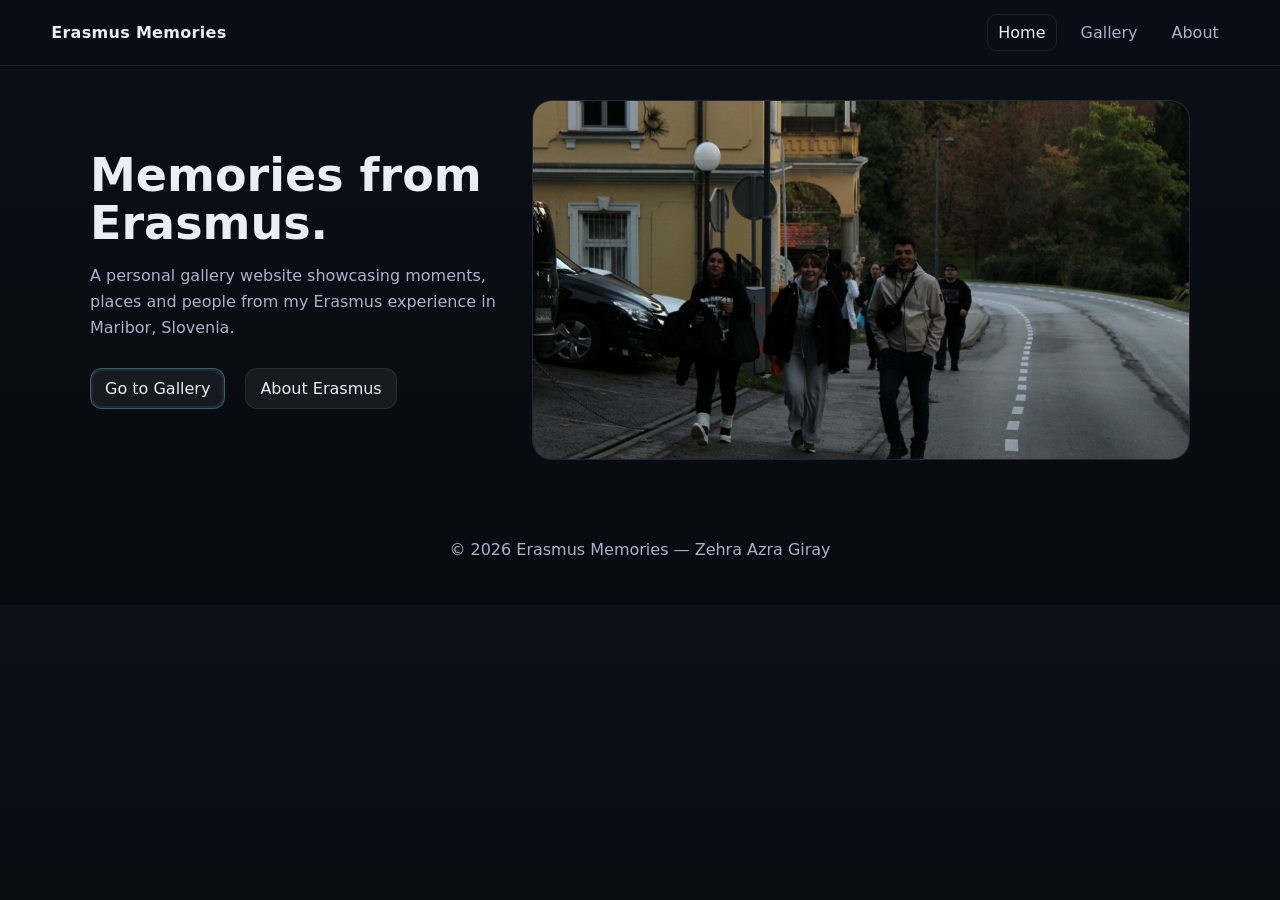
<file: gallery/index.html>
<!doctype html>
<html lang="en">
<head>
  <meta charset="UTF-8" />
  <meta name="viewport" content="width=device-width, initial-scale=1.0"/>
  <title>Erasmus Memories | Home</title>

  <link rel="stylesheet" href="css/style.css"/>
</head>

<body>
  <header class="site-header">
    <a class="brand" href="index.html">Erasmus Memories</a>

    <!-- Mobil cihazlar için hamburger menü butonu -->
    <button class="menu-btn" id="menuBtn" aria-label="Open menu" aria-expanded="false">☰</button>

    <nav class="nav" id="nav">
      <a class="nav-link active" href="index.html">Home</a>
      <a class="nav-link" href="gallery.html">Gallery</a>
      <a class="nav-link" href="about.html">About</a>
    </nav>
  </header>

  <main class="container">
    <!-- Ana giriş (hero) bölümü -->
    <section class="hero hero-home">

      <div class="hero-text">
        <h1>Memories from Erasmus.</h1>
        <p>
          A personal gallery website showcasing moments, places and people from my Erasmus
          experience in Maribor, Slovenia.
        </p>

        <div class="hero-actions">
          <a class="btn primary" href="gallery.html">Go to Gallery</a>
          <a class="btn" href="about.html">About Erasmus</a>
        </div>
      </div>

      <div class="hero-slider">
        <img src="data/img7.JPG" class="slide active" alt="Erasmus memory 1">
        <img src="data/img8.jpg" class="slide" alt="Erasmus memory 2">
        <img src="data/img9.jpg" class="slide" alt="Erasmus memory 3">
        <img src="data/img10.JPG" class="slide" alt="Erasmus memory 4">
        <img src="data/img11.jpg" class="slide" alt="Erasmus memory 5">
        <img src="data/img12.JPG" class="slide" alt="Erasmus memory 6">
        <img src="data/img13.JPG" class="slide" alt="Erasmus memory 7">
        <img src="data/img14.jpg" class="slide" alt="Erasmus memory 8">
      </div>
    </section>
  </main>

  <footer class="site-footer">
    <p>© <span id="year"></span> Erasmus Memories — Zehra Azra Giray</p>
  </footer>

  <script src="js/main.js"></script>
</body>
</html>
</file>
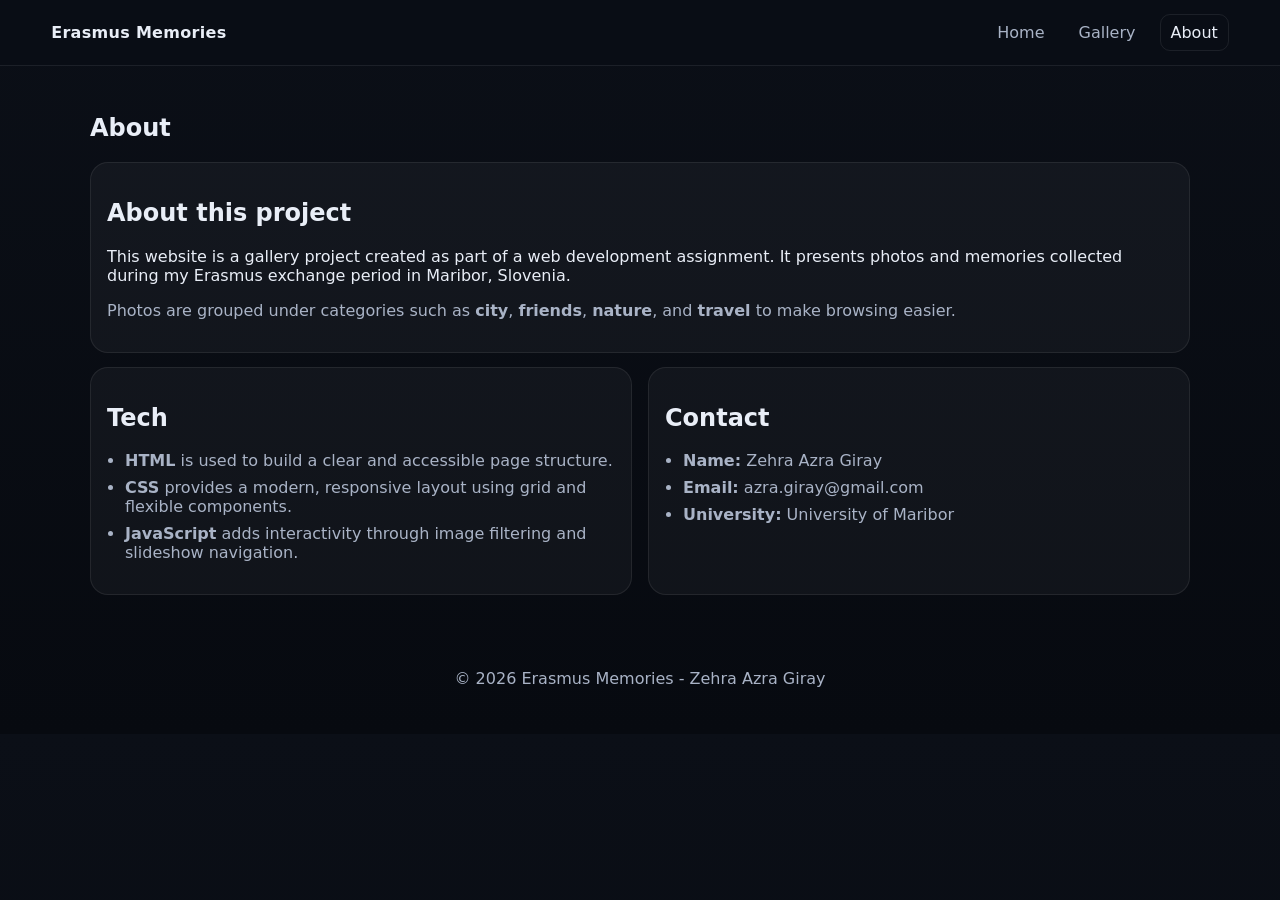
<file: gallery/about.html>
<!doctype html>
<html lang="tr">
<head>
  <meta charset="UTF-8" />
  <meta name="viewport" content="width=device-width, initial-scale=1.0"/>
  <title>Erasmus Memories | About</title>
  <link rel="stylesheet" href="css/style.css"/>
</head>
<body>
  <header class="site-header">
    <a class="brand" href="index.html">Erasmus Memories</a>

    <button class="menu-btn" id="menuBtn" aria-label="Open menu" aria-expanded="false">☰</button>

    <nav class="nav" id="nav">
      <a class="nav-link" href="index.html">Home</a>
      <a class="nav-link" href="gallery.html">Gallery</a>
      <a class="nav-link active" href="about.html">About</a>
    </nav>
  </header>

  <main class="container">
    <section class="page">
      <h1>About</h1>

      <div class="card">
        <h2>About this project</h2>
        <p class="muted">
          <p>
  This website is a gallery project created as part of a web development assignment.
  It presents photos and memories collected during my Erasmus exchange period
  in Maribor, Slovenia.
</p>

        </p>
        <p class="muted">
           Photos are grouped under categories such as <strong>city</strong>, <strong>friends</strong>,
  <strong>nature</strong>, and <strong>travel</strong> to make browsing easier.
        </p>
      </div>

      <div class="split">
        <div class="card">
          <h2>Tech</h2>
          <ul class="bullets">
            <li><strong>HTML</strong> is used to build a clear and accessible page structure.</li>
  <li><strong>CSS</strong> provides a modern, responsive layout using grid and flexible components.</li>
  <li><strong>JavaScript</strong> adds interactivity through image filtering and slideshow navigation.</li>
          </ul>
        </div>

        <div class="card">
          <h2>Contact</h2>
          <ul class="contact">
            <li><strong>Name:</strong> Zehra Azra Giray</li>
            <li><strong>Email:</strong> azra.giray@gmail.com</li>
            <li><strong>University:</strong> University of Maribor</li>
          </ul>
        </div>
      </div>
    </section>
  </main>

  <footer class="site-footer">
    <p>© <span id="year"></span> Erasmus Memories - Zehra Azra Giray</p>
  </footer>

  <script src="js/main.js"></script>
</body>
</html>
</file>
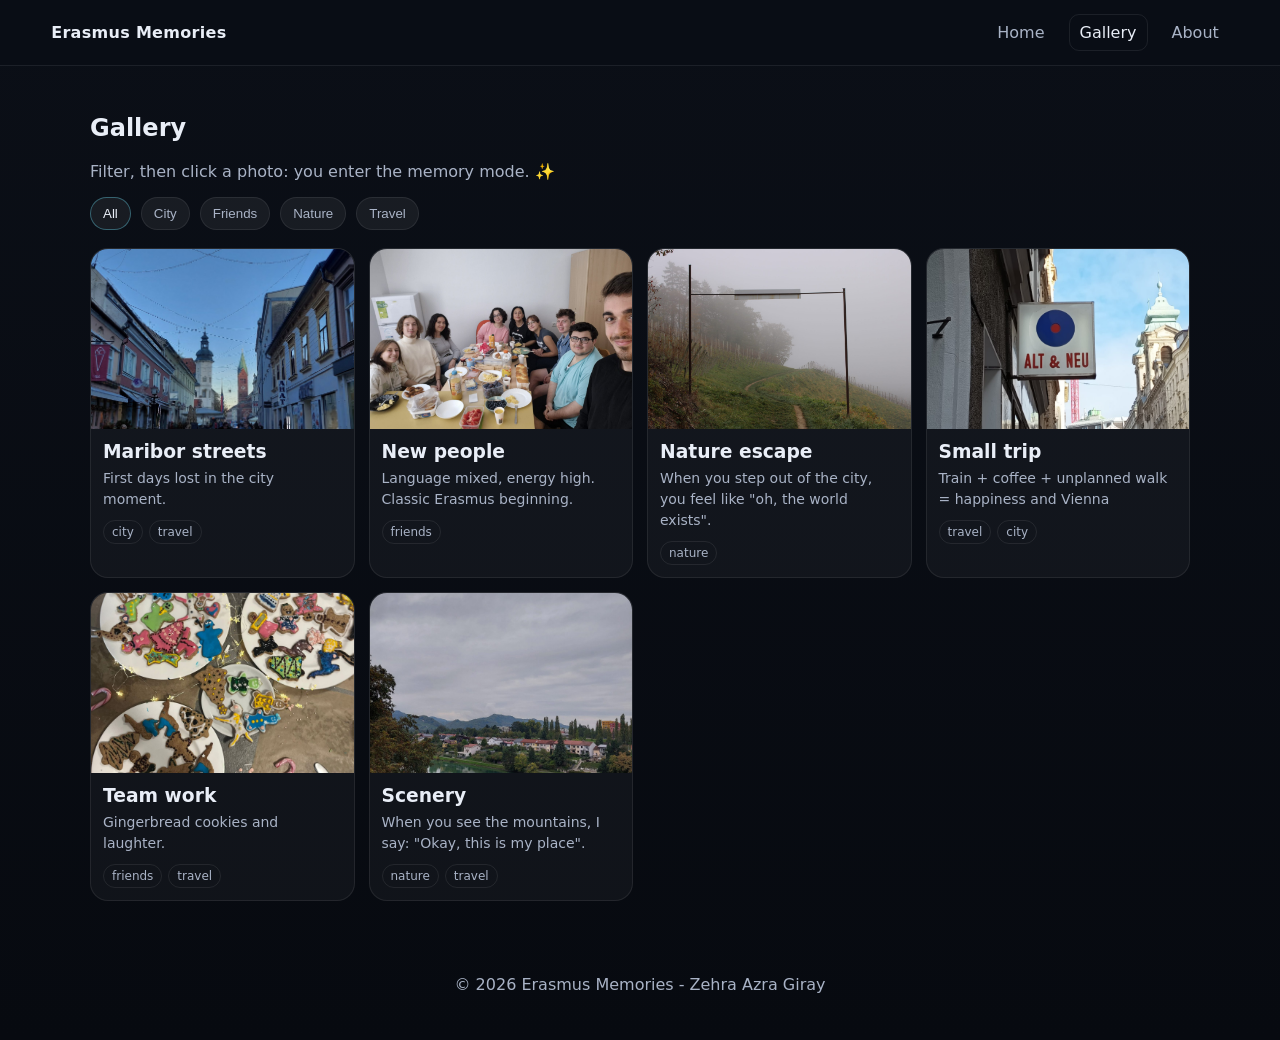
<file: gallery/gallery.html>
<!doctype html>
<html lang="tr">
<head>
  <meta charset="UTF-8" />
  <meta name="viewport" content="width=device-width, initial-scale=1.0"/>
  <title>Erasmus Memories | Gallery</title>
  <link rel="stylesheet" href="css/style.css"/>
</head>
<body>
  <header class="site-header">
    <a class="brand" href="index.html">Erasmus Memories</a>

    <button class="menu-btn" id="menuBtn" aria-label="Open menu" aria-expanded="false">☰</button>

    <nav class="nav" id="nav">
      <a class="nav-link" href="index.html">Home</a>
      <a class="nav-link active" href="gallery.html">Gallery</a>
      <a class="nav-link" href="about.html">About</a>
    </nav>
  </header>

  <main class="container">
    <section class="page">
      <h1>Gallery</h1>
      <p class="muted">Filter, then click a photo: you enter the memory mode. ✨</p>

      <div class="filters" id="filters">
        <button class="chip active" data-filter="all">All</button>
        <button class="chip" data-filter="city">City</button>
        <button class="chip" data-filter="friends">Friends</button>
        <button class="chip" data-filter="nature">Nature</button>
        <button class="chip" data-filter="travel">Travel</button>
      </div>

      <div class="grid" id="grid">
        <!-- Fotoğrafların isimlerini data/ içindekilere göre değiştir -->

        <article class="tile" data-tags="city,travel">
          <img src="data/img1.jpg" alt="Maribor streets">
          <div class="tile-body">
            <h3>Maribor streets</h3>
            <p>First days lost in the city moment.</p>
            <span class="tag">city</span><span class="tag">travel</span>
          </div>
        </article>

        <article class="tile" data-tags="friends">
          <img src="data/img2.jpg" alt="New people">
          <div class="tile-body">
            <h3>New people</h3>
            <p>Language mixed, energy high. Classic Erasmus beginning.</p>
            <span class="tag">friends</span>
          </div>
        </article>

        <article class="tile" data-tags="nature">
          <img src="data/img3.JPG" alt="Nature escape">
          <div class="tile-body">
            <h3>Nature escape</h3>
            <p>When you step out of the city, you feel like "oh, the world exists".</p>
            <span class="tag">nature</span>
          </div>
        </article>

        <article class="tile" data-tags="travel,city">
          <img src="data/img4.jpg" alt="Small trip">
          <div class="tile-body">
            <h3>Small trip</h3>
            <p>Train + coffee + unplanned walk = happiness and Vienna</p>
            <span class="tag">travel</span><span class="tag">city</span>
          </div>
        </article>

        <article class="tile" data-tags="friends,travel">
          <img src="data/img5.jpg" alt="Team work">
          <div class="tile-body">
            <h3>Team work</h3>
            <p>Gingerbread cookies and laughter.</p>
            <span class="tag">friends</span><span class="tag">travel</span>
          </div>
        </article>

        <article class="tile" data-tags="nature,travel">
          <img src="data/img6.jpg" alt="Scenery">
          <div class="tile-body">
            <h3>Scenery</h3>
            <p>When you see the mountains, I say: "Okay, this is my place".</p>
            <span class="tag">nature</span><span class="tag">travel</span>
          </div>
        </article>
      </div>
    </section>
  </main>

  <!-- Slideshow Modal -->
  <div class="modal" id="modal" aria-hidden="true">
    <button class="modal-close" id="closeModal" aria-label="Close">✕</button>
    <button class="modal-nav left" id="prevBtn" aria-label="Previous">‹</button>
    <img class="modal-img" id="modalImg" alt="">
    <button class="modal-nav right" id="nextBtn" aria-label="Next">›</button>
    <p class="modal-caption" id="modalCaption"></p>
  </div>

  <footer class="site-footer">
    <p>© <span id="year"></span> Erasmus Memories - Zehra Azra Giray</p>
  </footer>

  <script src="js/main.js"></script>
  <script src="js/gallery.js"></script>
</body>
</html>
</file>
<file: gallery/css/style.css>
:root{
  --bg:#0b0f17;
  --panel:#121a27;
  --text:#e9eef7;
  --muted:#a9b3c6;
  --accent:#6ee7ff;
  --border: rgba(255,255,255,.08);
}

*{ box-sizing:border-box; }

body{
  margin:0;
  font-family: system-ui, -apple-system, Segoe UI, Roboto, Arial, sans-serif;
  background: linear-gradient(180deg, #0b0f17, #070a10);
  color: var(--text);
}

a{ color:inherit; text-decoration:none; }

.container{
  width:min(1100px, 92%);
  margin:0 auto;
}

/* HEADER */
.site-header{
  position:sticky;
  top:0;
  z-index:10;
  display:flex;
  align-items:center;
  justify-content:space-between;
  gap:16px;
  padding:14px 4%;
  background: rgba(10,14,22,.75);
  backdrop-filter: blur(10px);
  border-bottom: 1px solid var(--border);
}

.brand{
  font-weight:800;
  letter-spacing:.3px;
}

.nav{
  display:flex;
  gap:14px;
  align-items:center;
}

.nav-link{
  padding:8px 10px;
  border-radius:10px;
  color: var(--muted);
}
.nav-link:hover{ background: rgba(255,255,255,.06); color:var(--text); }
.nav-link.active{ color:var(--text); border:1px solid var(--border); }

.menu-btn{
  display:none;
  border:1px solid var(--border);
  background: rgba(255,255,255,.06);
  color:var(--text);
  padding:8px 12px;
  border-radius:10px;
  cursor:pointer;
}

/* FOOTER */
.site-footer{
  padding:30px 0;
  text-align:center;
  color:var(--muted);
}

/* HERO (Home) */
.hero{
  display:grid;
  grid-template-columns: 420px 1fr;
  gap: 22px;
  align-items: center;
  padding: 34px 0;
}

.hero h1{
  font-size: clamp(30px, 4vw, 46px);
  margin:0 0 12px;
  line-height: 1.05;
}

.hero p{
  color:var(--muted);
  line-height:1.6;
}

.hero-actions{
  display:flex;
  gap:10px;
  flex-wrap:wrap;
  margin-top:10px;
}

.btn{
  display:inline-block;
  margin-top:12px;
  padding:10px 14px;
  border-radius:12px;
  border:1px solid var(--border);
  background: rgba(255,255,255,.06);
}
.btn + .btn{ margin-left:10px; }

.btn.primary{
  border-color: rgba(110,231,255,.35);
  box-shadow: 0 0 0 2px rgba(110,231,255,.08) inset;
}

/* Slider */
.hero-slider{
  position: relative;
  width: 100%;
  height: 360px;              /* IMPORTANT: prevents huge image wall */
  border-radius: 20px;
  overflow: hidden;
  border: 1px solid var(--border);
  background: rgba(255,255,255,.04);
}

.hero-slider img{
  position: absolute;
  inset: 0;
  width: 100%;
  height: 100%;
  object-fit: cover;          /* banner look */
  object-position: center;
  opacity: 0;
  transition: opacity 0.9s ease;
}

.hero-slider img.active{
  opacity: 1;
}

/* CARDS / PAGES */
.card{
  background: rgba(255,255,255,.04);
  border:1px solid var(--border);
  border-radius:18px;
  padding:16px;
}

.page{ padding:28px 0; }
.muted{ color:var(--muted); }

.bullets{ padding-left:18px; color:var(--muted); }
.bullets li{ margin:8px 0; }

.split{
  display:grid;
  grid-template-columns: 1fr 1fr;
  gap:16px;
  margin-top:14px;
}

.contact{ padding-left:18px; }
.contact li{ margin:8px 0; color:var(--muted); }

/* FILTERS */
.filters{
  display:flex;
  flex-wrap:wrap;
  gap:10px;
  margin: 12px 0 18px;
}

.chip{
  border:1px solid var(--border);
  background: rgba(255,255,255,.06);
  color: var(--muted);
  padding:8px 12px;
  border-radius:999px;
  cursor:pointer;
}
.chip.active{ color:var(--text); border-color: rgba(110,231,255,.35); }

/* GALLERY GRID */
.grid{
  display:grid;
  grid-template-columns: repeat(auto-fit, minmax(220px, 1fr));
  gap:14px;
}

.tile{
  overflow:hidden;
  border-radius:18px;
  border:1px solid var(--border);
  background: rgba(255,255,255,.04);
  cursor:pointer;
  transition: transform .15s ease;
}
.tile:hover{ transform: translateY(-3px); }

.tile img{
  width:100%;
  height:180px;
  object-fit:cover;
  display:block;
}

.tile-body{ padding:12px; }
.tile-body h3{ margin:0 0 6px; }
.tile-body p{
  margin:0 0 10px;
  color:var(--muted);
  font-size:14px;
  line-height:1.5;
}

.tag{
  display:inline-block;
  font-size:12px;
  padding:4px 8px;
  border-radius:999px;
  border:1px solid var(--border);
  color: var(--muted);
  margin-right:6px;
}

/* STATS */
.stats{
  display:flex;
  gap:12px;
  margin-top:18px;
  flex-wrap:wrap;
}

.stat{
  padding:10px 12px;
  border:1px solid var(--border);
  border-radius:14px;
  background: rgba(255,255,255,.04);
  min-width:120px;
}
.stat-num{ font-weight:800; font-size:18px; }
.stat-label{ color:var(--muted); font-size:13px; }

/* MODAL */
.modal{
  position:fixed;
  inset:0;
  background: rgba(0,0,0,.75);
  display:none;
  align-items:center;
  justify-content:center;
  padding:22px;
}
.modal.open{ display:flex; }

.modal-img{
  max-width:min(900px, 92vw);
  max-height:70vh;
  border-radius:18px;
  border:1px solid var(--border);
}

.modal-caption{
  position:fixed;
  bottom:22px;
  left:50%;
  transform:translateX(-50%);
  color: var(--text);
  max-width: 92vw;
  text-align:center;
  padding:10px 14px;
  border-radius:14px;
  background: rgba(18,26,39,.8);
  border:1px solid var(--border);
}

.modal-close{
  position:fixed;
  top:16px;
  right:16px;
  border:1px solid var(--border);
  background: rgba(18,26,39,.8);
  color:var(--text);
  padding:10px 12px;
  border-radius:12px;
  cursor:pointer;
}

.modal-nav{
  position:fixed;
  top:50%;
  transform:translateY(-50%);
  border:1px solid var(--border);
  background: rgba(18,26,39,.8);
  color:var(--text);
  padding:12px 14px;
  border-radius:12px;
  cursor:pointer;
  font-size:22px;
}
.modal-nav.left{ left:16px; }
.modal-nav.right{ right:16px; }

/* RESPONSIVE    (mobile nav aç/kapa) */
@media (max-width: 900px){
  .hero{
    grid-template-columns: 1fr;
  }
  .hero-slider{
    height: 260px;
  }
  .split{
    grid-template-columns: 1fr;
  }
}

@media (max-width: 768px){
  .menu-btn{ display:inline-block; }

  .nav{
    display:none;
    position:absolute;
    right:4%;
    top:62px;
    flex-direction:column;
    align-items:stretch;
    width:min(240px, 92vw);
    padding:10px;
    border-radius:16px;
    background: rgba(18,26,39,.92);
    border:1px solid var(--border);
  }
  .nav.open{ display:flex; }

  .hero-slider{
    height: 240px;
  }
}
</file>
